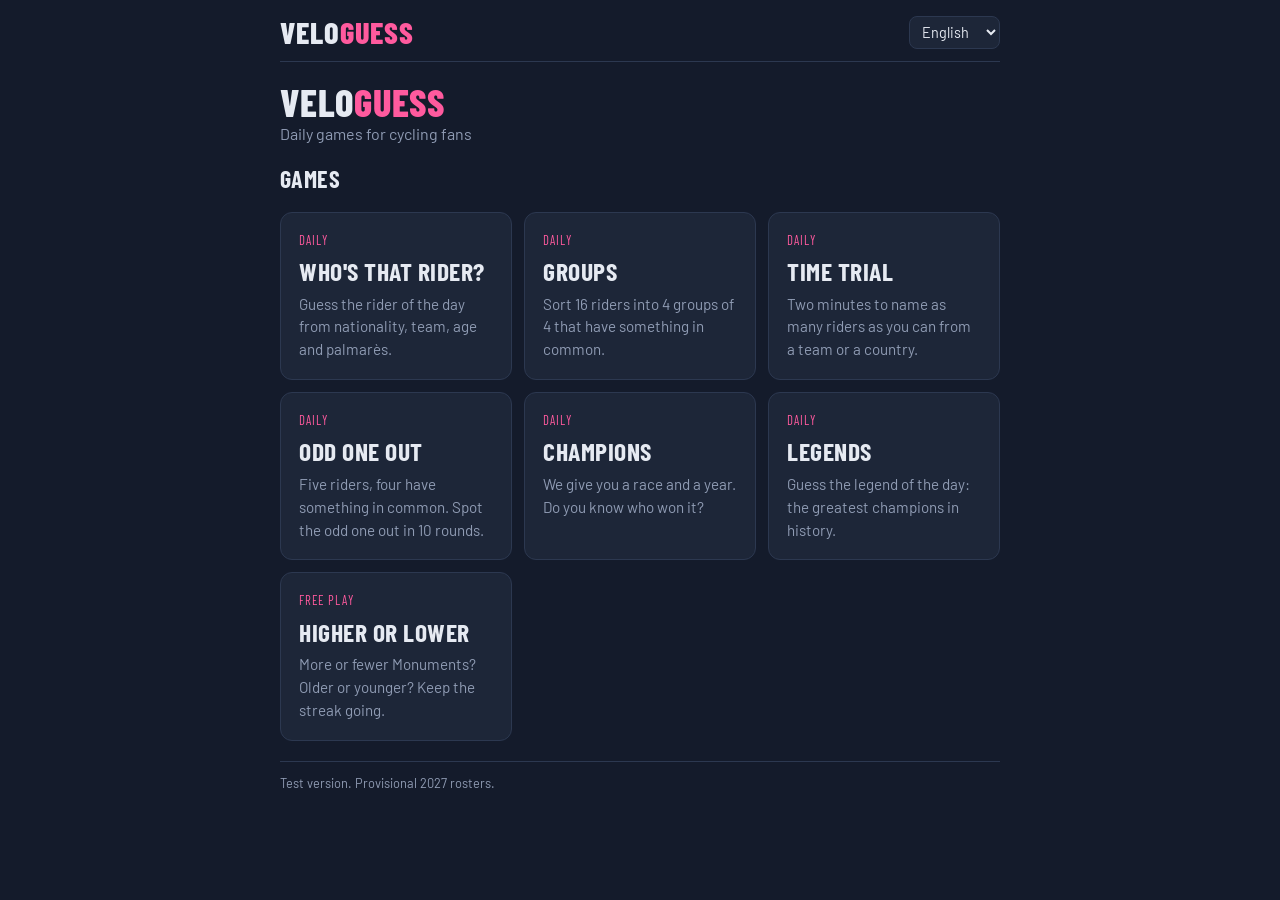
<file: index.html>
<!doctype html>
<html lang="ca">
<head>
<meta charset="utf-8">
<meta name="viewport" content="width=device-width, initial-scale=1, viewport-fit=cover">
<title>Veloguess</title>
<meta name="description" content="Jocs diaris per a aficionats al ciclisme.">
<link rel="preconnect" href="https://fonts.googleapis.com">
<link rel="preconnect" href="https://fonts.gstatic.com" crossorigin>
<link rel="stylesheet" href="https://fonts.googleapis.com/css2?family=Barlow+Condensed:wght@500;700;800&family=Barlow:wght@400;500;600&display=swap">
<link rel="stylesheet" href="assets/css/style.css">
</head>
<body>
<div class="wrap">
  <header class="topbar">
    <a class="logo" href="./">Velo<span>guess</span></a>
    <div class="topbar-actions">
      <select class="lang" aria-label="Idioma"></select>
    </div>
  </header>

  <div>
    <h1>Velo<span style="color:var(--accent)">guess</span></h1>
    <p class="lead" data-i18n="tagline"></p>
  </div>

  <h2 data-i18n="gamesTitle"></h2>
  <div class="games">
    <a class="game-card" href="qui-es/">
      <span class="tag" data-i18n="modeDaily"></span>
      <h3 data-i18n="whoName"></h3>
      <p data-i18n="whoDesc"></p>
    </a>
    <a class="game-card" href="grups/">
      <span class="tag" data-i18n="modeDaily"></span>
      <h3 data-i18n="grName"></h3>
      <p data-i18n="grDesc"></p>
    </a>
    <a class="game-card" href="contrarellotge/">
      <span class="tag" data-i18n="modeDaily"></span>
      <h3 data-i18n="ctName"></h3>
      <p data-i18n="ctDesc"></p>
    </a>
    <a class="game-card" href="intrus/">
      <span class="tag" data-i18n="modeDaily"></span>
      <h3 data-i18n="inName"></h3>
      <p data-i18n="inDesc"></p>
    </a>
    <a class="game-card" href="campions/">
      <span class="tag" data-i18n="modeDaily"></span>
      <h3 data-i18n="cpName"></h3>
      <p data-i18n="cpDesc"></p>
    </a>
    <a class="game-card" href="llegendes/">
      <span class="tag" data-i18n="modeDaily"></span>
      <h3 data-i18n="lgName"></h3>
      <p data-i18n="lgDesc"></p>
    </a>
    <a class="game-card" href="mes-o-menys/">
      <span class="tag" data-i18n="modeFree"></span>
      <h3 data-i18n="mmName"></h3>
      <p data-i18n="mmDesc"></p>
    </a>
  </div>

  <footer data-i18n="sampleNote"></footer>
</div>
<script type="module">
  import { applyI18n } from "./assets/js/i18n.js";
  applyI18n();
</script>
</body>
</html>
</file>
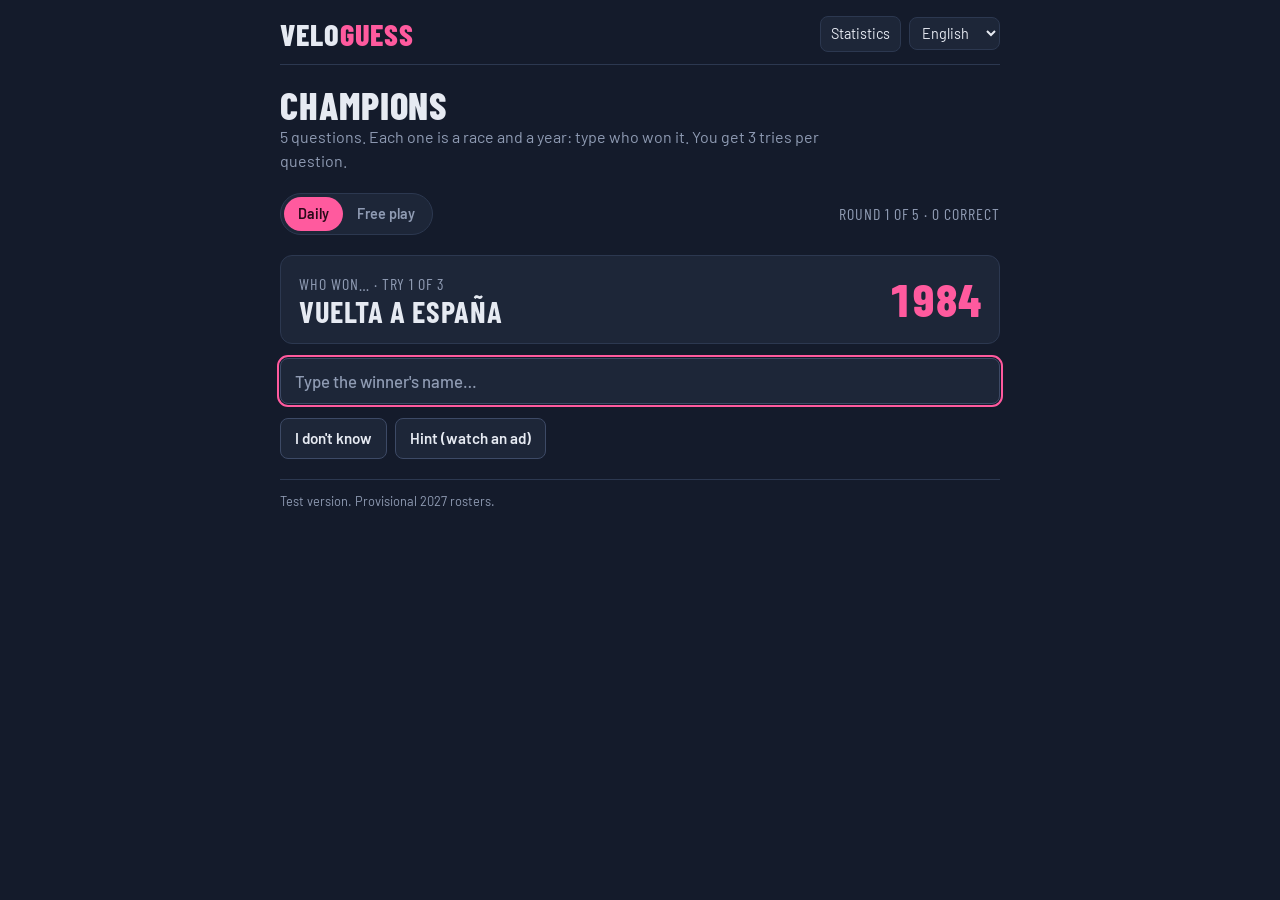
<file: campions/index.html>
<!doctype html>
<html lang="ca">
<head>
<meta charset="utf-8">
<meta name="viewport" content="width=device-width, initial-scale=1, viewport-fit=cover">
<title>Campions · Veloguess</title>
<link rel="preconnect" href="https://fonts.googleapis.com">
<link rel="preconnect" href="https://fonts.gstatic.com" crossorigin>
<link rel="stylesheet" href="https://fonts.googleapis.com/css2?family=Barlow+Condensed:wght@500;700;800&family=Barlow:wght@400;500;600&display=swap">
<link rel="stylesheet" href="../assets/css/style.css">
</head>
<body>
<div class="wrap">
  <header class="topbar">
    <a class="logo" href="../">Velo<span>guess</span></a>
    <div class="topbar-actions">
      <button class="icon-btn" id="open-stats" data-i18n="stats">Estadístiques</button>
      <select class="lang" aria-label="Idioma"></select>
    </div>
  </header>

  <div>
    <h1 data-i18n="cpName">Campions</h1>
    <p class="lead" data-i18n="cp.intro"></p>
  </div>

  <div class="mode-bar">
    <div class="segmented" role="group">
      <button id="m-daily" aria-pressed="true" data-i18n="modeDaily">Diari</button>
      <button id="m-free" aria-pressed="false" data-i18n="modeFree">Lliure</button>
    </div>
    <span class="counter"><span id="round"></span> · <span id="score"></span></span>
  </div>

  <section id="play" class="in-play">
    <div class="challenge cp-card">
      <div>
        <span class="counter"><span data-i18n="cp.question">Qui va guanyar…</span> · <span id="attempts"></span></span>
        <h2 id="race"></h2>
      </div>
      <div class="timer" id="year"></div>
    </div>
    <div class="search">
      <input id="q" type="text" autocomplete="off" spellcheck="false" role="combobox" aria-expanded="false" aria-controls="suggest" data-i18n-placeholder="cp.placeholder" aria-label="Guanyador">
      <ul id="suggest" class="suggest" role="listbox" hidden></ul>
    </div>
    <ul class="found-list missed cp-tries" id="tries-list" hidden></ul>
    <div class="hint-box" id="hint-box" hidden></div>
    <p class="in-feedback" id="feedback" aria-live="polite" hidden></p>
    <div class="actions">
      <button class="btn primary" id="next" hidden></button>
      <button class="btn" id="skip" data-i18n="cp.skip">No ho sé</button>
      <button class="btn" id="hint"></button>
    </div>
  </section>

  <section class="result" id="result" hidden></section>

  <footer data-i18n="sampleNote"></footer>
</div>

<dialog id="stats">
  <h2 data-i18n="stats"></h2>
  <div class="stats-row">
    <div><b id="st-played">0</b><span data-i18n="played"></span></div>
    <div><b id="st-best">0</b><span data-i18n="ct.best"></span></div>
    <div><b id="st-avg">0</b><span data-i18n="ct.avg"></span></div>
    <div><b id="st-streak">0</b><span data-i18n="streak"></span></div>
  </div>
  <div class="actions" style="justify-content:flex-end">
    <button class="btn" id="close-stats" data-i18n="close"></button>
  </div>
</dialog>

<dialog id="ad">
  <div class="ad-sim">
    <span class="counter" data-i18n="adSim"></span>
    <h2 data-i18n="adTitle"></h2>
    <p data-i18n="adText" style="margin:0;color:var(--muted)"></p>
    <div class="count" id="ad-count">3</div>
  </div>
</dialog>

<script type="module" src="../assets/js/campions.js"></script>
</body>
</html>
</file>
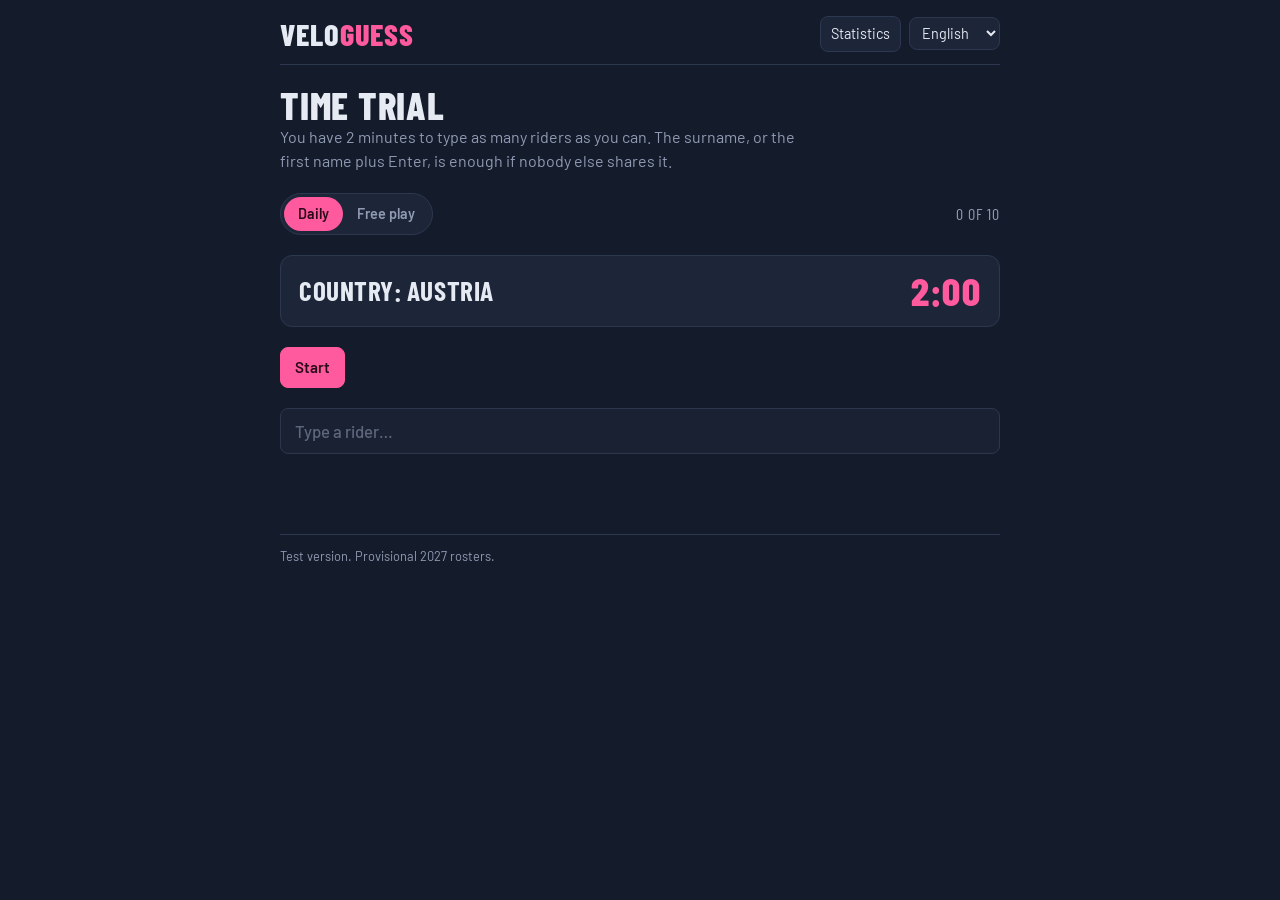
<file: contrarellotge/index.html>
<!doctype html>
<html lang="ca">
<head>
<meta charset="utf-8">
<meta name="viewport" content="width=device-width, initial-scale=1, viewport-fit=cover">
<title>Contrarellotge · Veloguess</title>
<link rel="preconnect" href="https://fonts.googleapis.com">
<link rel="preconnect" href="https://fonts.gstatic.com" crossorigin>
<link rel="stylesheet" href="https://fonts.googleapis.com/css2?family=Barlow+Condensed:wght@500;700;800&family=Barlow:wght@400;500;600&display=swap">
<link rel="stylesheet" href="../assets/css/style.css">
</head>
<body>
<div class="wrap">
  <header class="topbar">
    <a class="logo" href="../">Velo<span>guess</span></a>
    <div class="topbar-actions">
      <button class="icon-btn" id="open-stats" data-i18n="stats">Estadístiques</button>
      <select class="lang" aria-label="Idioma"></select>
    </div>
  </header>

  <div>
    <h1 data-i18n="ctName">Contrarellotge</h1>
    <p class="lead" data-i18n="ct.intro"></p>
  </div>

  <div class="mode-bar">
    <div class="segmented" role="group">
      <button id="m-daily" aria-pressed="true" data-i18n="modeDaily">Diari</button>
      <button id="m-free" aria-pressed="false" data-i18n="modeFree">Lliure</button>
    </div>
    <span class="counter" id="count"></span>
  </div>

  <section class="challenge" aria-live="polite">
    <h2 id="challenge"></h2>
    <div class="timer" id="timer">2:00</div>
  </section>

  <div class="actions">
    <button class="btn primary" id="start" data-i18n="ct.start">Comença</button>
    <button class="btn" id="stop" data-i18n="ct.finish" hidden>Acaba ara</button>
  </div>

  <div class="search">
    <input id="q" type="text" autocomplete="off" spellcheck="false" disabled data-i18n-placeholder="ct.placeholder" aria-label="Corredor">
  </div>
  <p class="flash" id="flash" aria-live="polite"></p>

  <ul class="found-list" id="found" aria-live="polite"></ul>

  <section class="result" id="result" hidden></section>

  <footer data-i18n="sampleNote"></footer>
</div>

<dialog id="stats">
  <h2 data-i18n="stats"></h2>
  <div class="stats-row">
    <div><b id="st-played">0</b><span data-i18n="played"></span></div>
    <div><b id="st-best">0</b><span data-i18n="ct.best"></span></div>
    <div><b id="st-avg">0</b><span data-i18n="ct.avg"></span></div>
    <div><b id="st-streak">0</b><span data-i18n="streak"></span></div>
  </div>
  <div class="actions" style="justify-content:flex-end">
    <button class="btn" id="close-stats" data-i18n="close"></button>
  </div>
</dialog>

<script type="module" src="../assets/js/contrarellotge.js"></script>
</body>
</html>
</file>
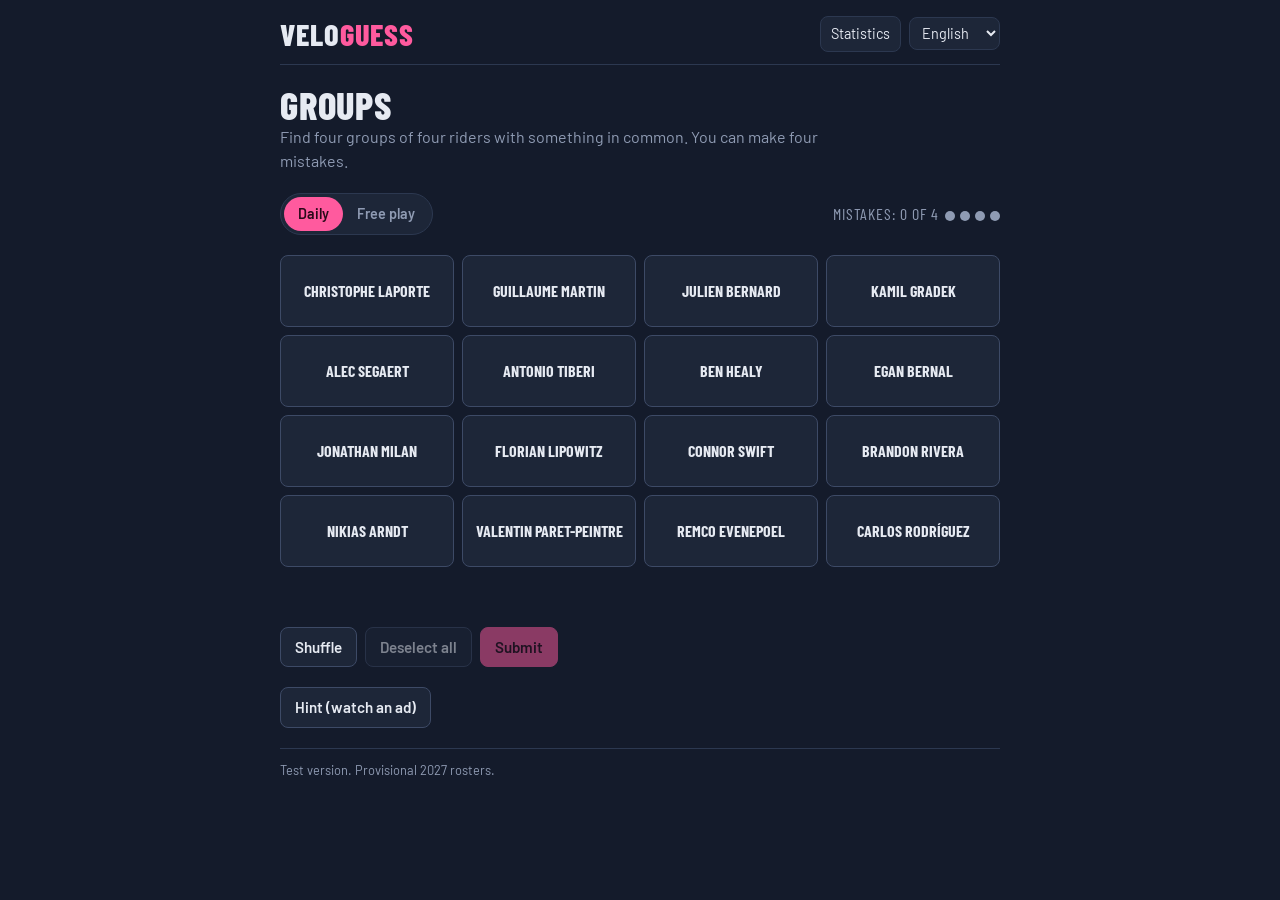
<file: grups/index.html>
<!doctype html>
<html lang="ca">
<head>
<meta charset="utf-8">
<meta name="viewport" content="width=device-width, initial-scale=1, viewport-fit=cover">
<title>Grups · Veloguess</title>
<link rel="preconnect" href="https://fonts.googleapis.com">
<link rel="preconnect" href="https://fonts.gstatic.com" crossorigin>
<link rel="stylesheet" href="https://fonts.googleapis.com/css2?family=Barlow+Condensed:wght@500;700;800&family=Barlow:wght@400;500;600&display=swap">
<link rel="stylesheet" href="../assets/css/style.css">
</head>
<body>
<div class="wrap">
  <header class="topbar">
    <a class="logo" href="../">Velo<span>guess</span></a>
    <div class="topbar-actions">
      <button class="icon-btn" id="open-stats" data-i18n="stats">Estadístiques</button>
      <select class="lang" aria-label="Idioma"></select>
    </div>
  </header>

  <div>
    <h1 data-i18n="grName">Grups</h1>
    <p class="lead" data-i18n="gr.intro"></p>
  </div>

  <div class="mode-bar">
    <div class="segmented" role="group">
      <button id="m-daily" aria-pressed="true" data-i18n="modeDaily">Diari</button>
      <button id="m-free" aria-pressed="false" data-i18n="modeFree">Lliure</button>
    </div>
    <span class="counter"><span id="mistakes"></span><span class="dots" id="dots" aria-hidden="true"></span></span>
  </div>

  <div class="gr-grid" id="grid"></div>
  <p class="flash" id="flash" aria-live="polite"></p>

  <div class="actions">
    <button class="btn" id="shuffle" data-i18n="gr.shuffle">Barreja</button>
    <button class="btn" id="clear" data-i18n="gr.clear">Desselecciona</button>
    <button class="btn primary" id="submit" data-i18n="gr.submit">Comprova</button>
  </div>
  <div class="actions">
    <button class="btn" id="hint" data-i18n="hintBtn">Pista (veure anunci)</button>
  </div>
  <div class="hint-box" id="hint-box" hidden></div>

  <section class="result" id="result" hidden></section>

  <footer data-i18n="sampleNote"></footer>
</div>

<dialog id="stats">
  <h2 data-i18n="stats"></h2>
  <div class="stats-row">
    <div><b id="st-played">0</b><span data-i18n="played"></span></div>
    <div><b id="st-pct">0</b><span data-i18n="gr.winPct"></span></div>
    <div><b id="st-streak">0</b><span data-i18n="streak"></span></div>
    <div><b id="st-max">0</b><span data-i18n="maxStreak"></span></div>
  </div>
  <div class="actions" style="justify-content:flex-end">
    <button class="btn" id="close-stats" data-i18n="close"></button>
  </div>
</dialog>

<dialog id="ad">
  <div class="ad-sim">
    <span class="counter" data-i18n="adSim"></span>
    <h2 data-i18n="adTitle"></h2>
    <p data-i18n="adText" style="margin:0;color:var(--muted)"></p>
    <div class="count" id="ad-count">3</div>
  </div>
</dialog>

<script type="module" src="../assets/js/grups.js"></script>
</body>
</html>
</file>
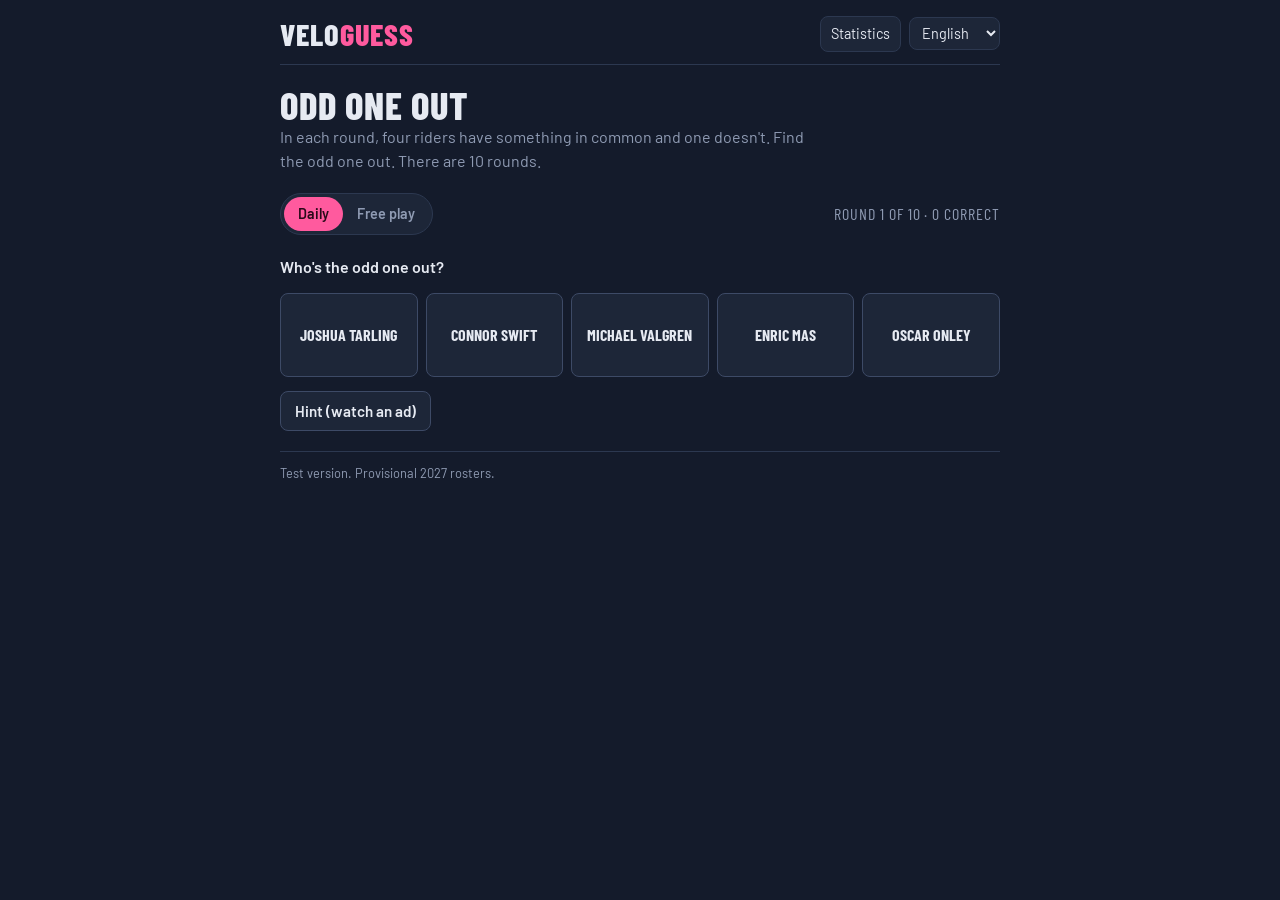
<file: intrus/index.html>
<!doctype html>
<html lang="ca">
<head>
<meta charset="utf-8">
<meta name="viewport" content="width=device-width, initial-scale=1, viewport-fit=cover">
<title>Intrús · Veloguess</title>
<link rel="preconnect" href="https://fonts.googleapis.com">
<link rel="preconnect" href="https://fonts.gstatic.com" crossorigin>
<link rel="stylesheet" href="https://fonts.googleapis.com/css2?family=Barlow+Condensed:wght@500;700;800&family=Barlow:wght@400;500;600&display=swap">
<link rel="stylesheet" href="../assets/css/style.css">
</head>
<body>
<div class="wrap">
  <header class="topbar">
    <a class="logo" href="../">Velo<span>guess</span></a>
    <div class="topbar-actions">
      <button class="icon-btn" id="open-stats" data-i18n="stats">Estadístiques</button>
      <select class="lang" aria-label="Idioma"></select>
    </div>
  </header>

  <div>
    <h1 data-i18n="inName">Intrús</h1>
    <p class="lead" data-i18n="in.intro"></p>
  </div>

  <div class="mode-bar">
    <div class="segmented" role="group">
      <button id="m-daily" aria-pressed="true" data-i18n="modeDaily">Diari</button>
      <button id="m-free" aria-pressed="false" data-i18n="modeFree">Lliure</button>
    </div>
    <span class="counter"><span id="round"></span> · <span id="score"></span></span>
  </div>

  <section id="play" class="in-play">
    <p class="q" data-i18n="in.pick" style="margin:0;font-weight:600"></p>
    <div class="in-tiles" id="tiles"></div>
    <p class="in-feedback" id="feedback" aria-live="polite" hidden></p>
    <div class="actions">
      <button class="btn primary" id="next" hidden></button>
      <button class="btn" id="hint" data-i18n="hintBtn">Pista (veure anunci)</button>
    </div>
  </section>

  <section class="result" id="result" hidden></section>

  <footer data-i18n="sampleNote"></footer>
</div>

<dialog id="stats">
  <h2 data-i18n="stats"></h2>
  <div class="stats-row">
    <div><b id="st-played">0</b><span data-i18n="played"></span></div>
    <div><b id="st-best">0</b><span data-i18n="ct.best"></span></div>
    <div><b id="st-avg">0</b><span data-i18n="ct.avg"></span></div>
    <div><b id="st-streak">0</b><span data-i18n="streak"></span></div>
  </div>
  <div class="actions" style="justify-content:flex-end">
    <button class="btn" id="close-stats" data-i18n="close"></button>
  </div>
</dialog>

<dialog id="ad">
  <div class="ad-sim">
    <span class="counter" data-i18n="adSim"></span>
    <h2 data-i18n="adTitle"></h2>
    <p data-i18n="adText" style="margin:0;color:var(--muted)"></p>
    <div class="count" id="ad-count">3</div>
  </div>
</dialog>

<script type="module" src="../assets/js/intrus.js"></script>
</body>
</html>
</file>
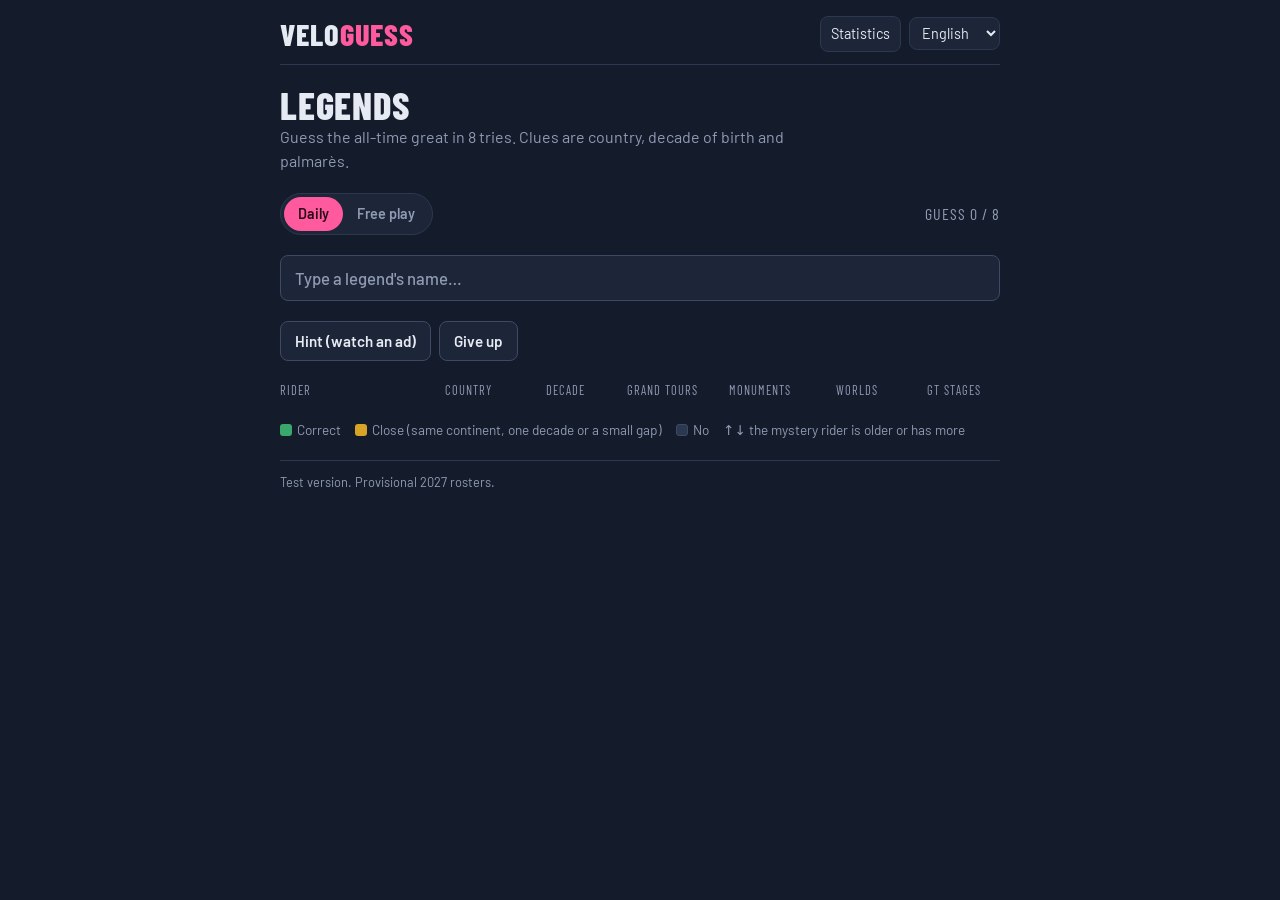
<file: llegendes/index.html>
<!doctype html>
<html lang="ca">
<head>
<meta charset="utf-8">
<meta name="viewport" content="width=device-width, initial-scale=1, viewport-fit=cover">
<title>Llegendes · Veloguess</title>
<link rel="preconnect" href="https://fonts.googleapis.com">
<link rel="preconnect" href="https://fonts.gstatic.com" crossorigin>
<link rel="stylesheet" href="https://fonts.googleapis.com/css2?family=Barlow+Condensed:wght@500;700;800&family=Barlow:wght@400;500;600&display=swap">
<link rel="stylesheet" href="../assets/css/style.css">
</head>
<body>
<div class="wrap">
  <header class="topbar">
    <a class="logo" href="../">Velo<span>guess</span></a>
    <div class="topbar-actions">
      <button class="icon-btn" id="open-stats" data-i18n="stats">Estadístiques</button>
      <select class="lang" aria-label="Idioma"></select>
    </div>
  </header>

  <div>
    <h1 data-i18n="lgName">Llegendes</h1>
    <p class="lead" data-i18n="lg.intro"></p>
  </div>

  <div class="mode-bar">
    <div class="segmented" role="group">
      <button id="m-daily" aria-pressed="true" data-i18n="modeDaily">Diari</button>
      <button id="m-free" aria-pressed="false" data-i18n="modeFree">Lliure</button>
    </div>
    <span class="counter" id="tries"></span>
  </div>

  <div class="search">
    <input id="q" type="text" autocomplete="off" spellcheck="false" role="combobox" aria-expanded="false" aria-controls="suggest" aria-label="Corredor" data-i18n-placeholder="lg.placeholder">
    <ul id="suggest" class="suggest" role="listbox" hidden></ul>
  </div>

  <div class="actions">
    <button class="btn" id="hint"></button>
    <button class="btn" id="giveup" data-i18n="giveUp"></button>
  </div>
  <div class="hint-box" id="hint-box" hidden></div>

  <div class="board">
    <div class="grid" id="grid">
      <div class="head" data-i18n="colRider"></div>
      <div class="head" data-i18n="colNat"></div>
      <div class="head" data-i18n="lg.colDecade"></div>
      <div class="head" data-i18n="colGT"></div>
      <div class="head" data-i18n="colMon"></div>
      <div class="head" data-i18n="lg.colWorlds"></div>
      <div class="head" data-i18n="lg.colStages"></div>
    </div>
  </div>

  <div class="legend">
    <span><i style="background:var(--ok)"></i><span data-i18n="legendOk"></span></span>
    <span><i style="background:var(--near)"></i><span data-i18n="lg.legendNear"></span></span>
    <span><i style="background:var(--miss);border:1px solid var(--line-strong)"></i><span data-i18n="legendMiss"></span></span>
    <span data-i18n="legendArrow"></span>
  </div>

  <section class="result" id="result" hidden></section>

  <footer id="note"></footer>
</div>

<dialog id="stats">
  <h2 data-i18n="stats"></h2>
  <div class="stats-row">
    <div><b id="st-played">0</b><span data-i18n="played"></span></div>
    <div><b id="st-pct">0</b><span data-i18n="winPct"></span></div>
    <div><b id="st-streak">0</b><span data-i18n="streak"></span></div>
    <div><b id="st-max">0</b><span data-i18n="maxStreak"></span></div>
  </div>
  <h3 data-i18n="distribution" style="font-size:1rem;margin-bottom:8px"></h3>
  <div class="dist" id="st-dist"></div>
  <div class="actions" style="margin-top:16px;justify-content:flex-end">
    <button class="btn" id="close-stats" data-i18n="close"></button>
  </div>
</dialog>

<dialog id="confirm-giveup">
  <p data-i18n="giveUpConfirm" style="margin:0 0 16px"></p>
  <div class="actions" style="justify-content:flex-end">
    <button class="btn" id="giveup-no" data-i18n="cancel"></button>
    <button class="btn primary" id="giveup-yes" data-i18n="giveUpYes"></button>
  </div>
</dialog>

<dialog id="ad">
  <div class="ad-sim">
    <span class="counter" data-i18n="adSim"></span>
    <h2 data-i18n="adTitle"></h2>
    <p data-i18n="adText" style="margin:0;color:var(--muted)"></p>
    <div class="count" id="ad-count">3</div>
  </div>
</dialog>

<script type="module" src="../assets/js/llegendes.js"></script>
</body>
</html>
</file>
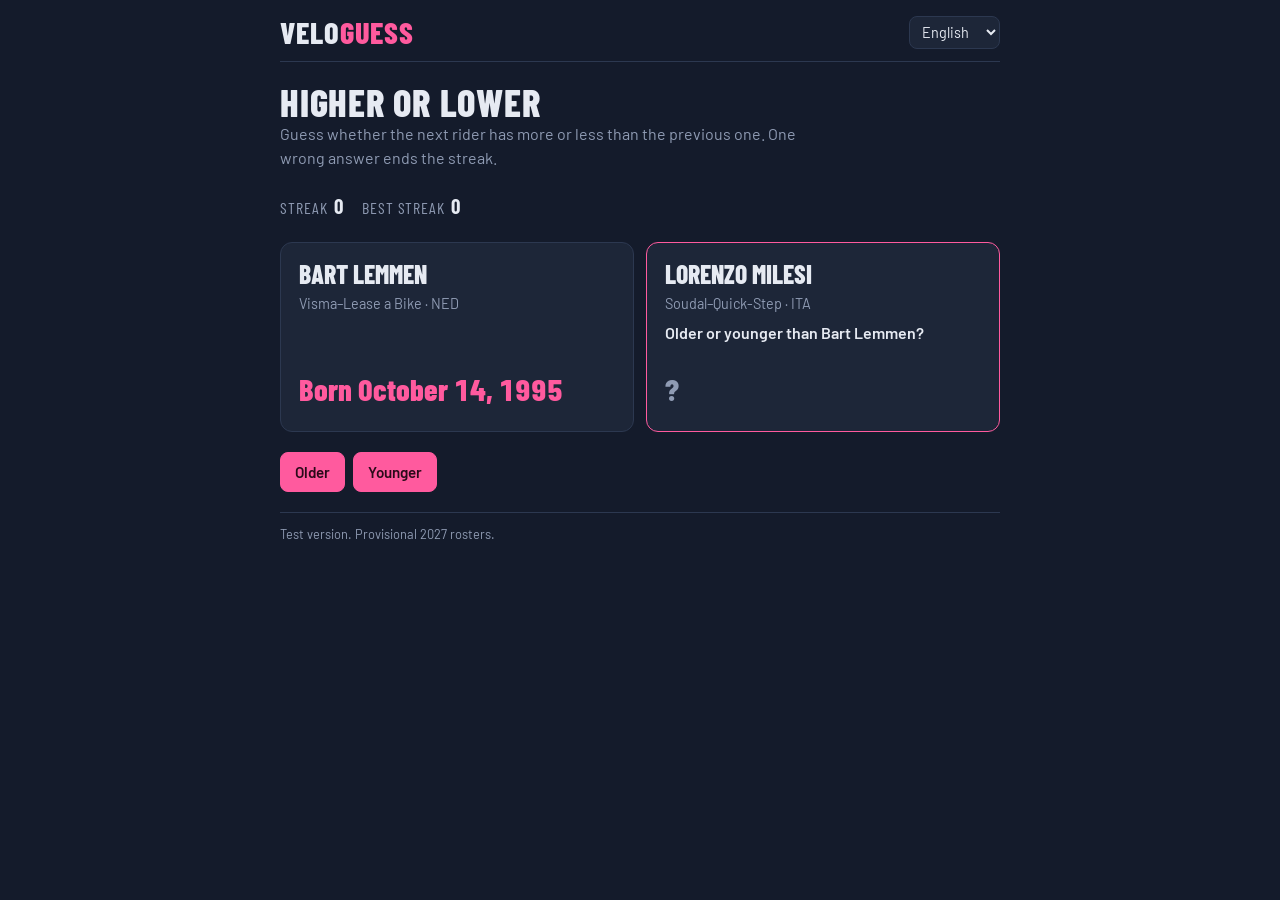
<file: mes-o-menys/index.html>
<!doctype html>
<html lang="ca">
<head>
<meta charset="utf-8">
<meta name="viewport" content="width=device-width, initial-scale=1, viewport-fit=cover">
<title>Més o menys · Veloguess</title>
<link rel="preconnect" href="https://fonts.googleapis.com">
<link rel="preconnect" href="https://fonts.gstatic.com" crossorigin>
<link rel="stylesheet" href="https://fonts.googleapis.com/css2?family=Barlow+Condensed:wght@500;700;800&family=Barlow:wght@400;500;600&display=swap">
<link rel="stylesheet" href="../assets/css/style.css">
</head>
<body>
<div class="wrap">
  <header class="topbar">
    <a class="logo" href="../">Velo<span>guess</span></a>
    <div class="topbar-actions">
      <select class="lang" aria-label="Idioma"></select>
    </div>
  </header>

  <div>
    <h1 data-i18n="mmName">Més o menys</h1>
    <p class="lead" data-i18n="mm.intro"></p>
  </div>

  <div class="mm-score">
    <span><span data-i18n="streak">Ratxa</span><b id="score">0</b></span>
    <span><span data-i18n="mm.best">Millor ratxa</span><b id="best">0</b></span>
  </div>

  <div class="mm-cards">
    <article class="mm-card" id="card-a">
      <div class="who" id="a-name"></div>
      <div class="meta" id="a-meta"></div>
      <div class="value" id="a-value"></div>
    </article>
    <article class="mm-card next" id="card-b">
      <div class="who" id="b-name"></div>
      <div class="meta" id="b-meta"></div>
      <p class="q" id="question"></p>
      <div class="value hidden" id="b-value">?</div>
    </article>
  </div>

  <div class="actions" id="choices">
    <button class="btn primary" id="up"></button>
    <button class="btn primary" id="down"></button>
  </div>

  <section class="result" id="result" hidden></section>

  <footer data-i18n="sampleNote"></footer>
</div>

<script type="module" src="../assets/js/mes-o-menys.js"></script>
</body>
</html>
</file>
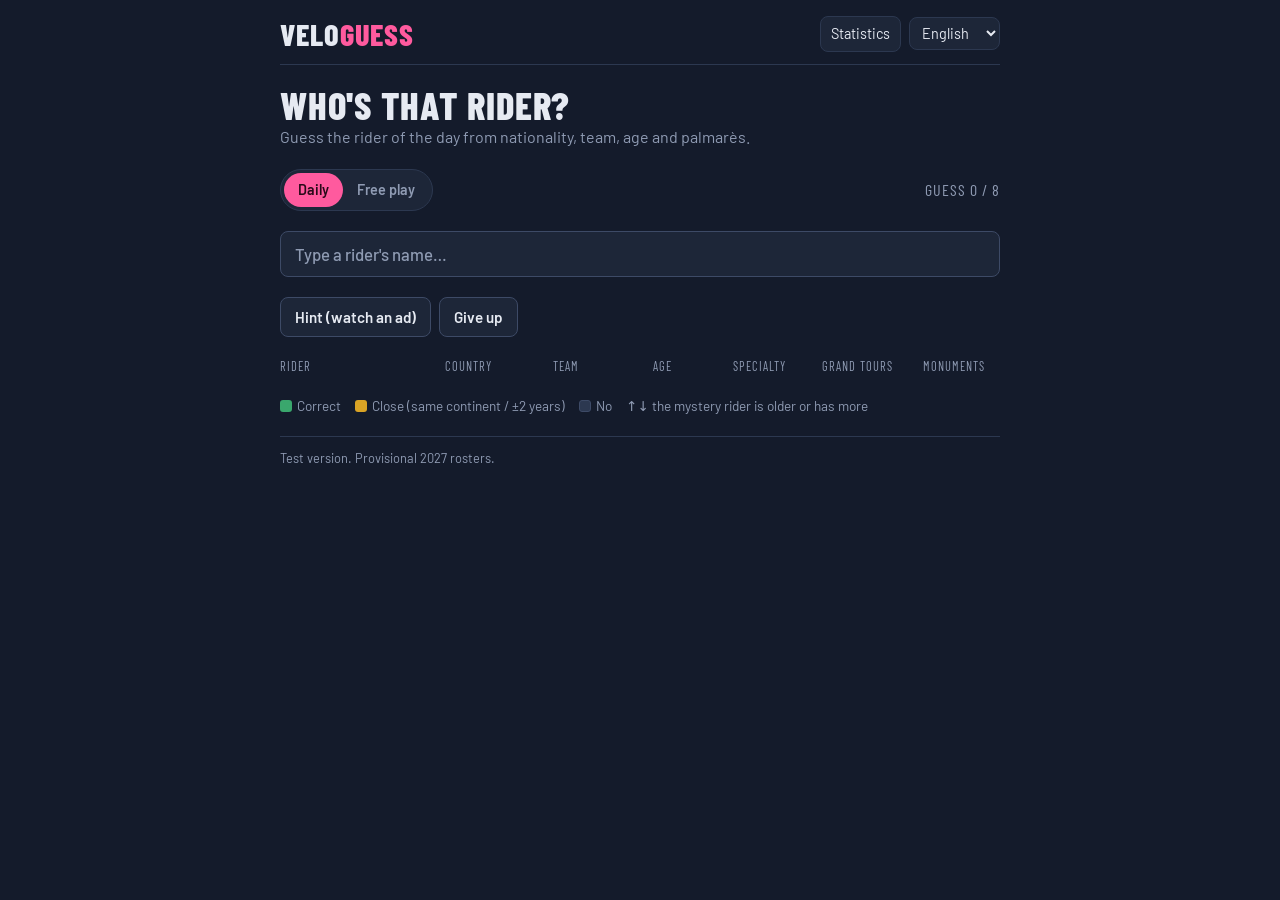
<file: qui-es/index.html>
<!doctype html>
<html lang="ca">
<head>
<meta charset="utf-8">
<meta name="viewport" content="width=device-width, initial-scale=1, viewport-fit=cover">
<title>Qui és? · Veloguess</title>
<link rel="preconnect" href="https://fonts.googleapis.com">
<link rel="preconnect" href="https://fonts.gstatic.com" crossorigin>
<link rel="stylesheet" href="https://fonts.googleapis.com/css2?family=Barlow+Condensed:wght@500;700;800&family=Barlow:wght@400;500;600&display=swap">
<link rel="stylesheet" href="../assets/css/style.css">
</head>
<body>
<div class="wrap">
  <header class="topbar">
    <a class="logo" href="../">Velo<span>guess</span></a>
    <div class="topbar-actions">
      <button class="icon-btn" id="open-stats" data-i18n="stats">Estadístiques</button>
      <select class="lang" aria-label="Idioma"></select>
    </div>
  </header>

  <div>
    <h1 data-i18n="whoName">Qui és?</h1>
    <p class="lead" data-i18n="whoDesc"></p>
  </div>

  <div class="mode-bar">
    <div class="segmented" role="group">
      <button id="m-daily" aria-pressed="true" data-i18n="modeDaily">Diari</button>
      <button id="m-free" aria-pressed="false" data-i18n="modeFree">Lliure</button>
    </div>
    <span class="counter" id="tries"></span>
  </div>

  <div class="search">
    <input id="q" type="text" autocomplete="off" spellcheck="false" role="combobox" aria-expanded="false" aria-controls="suggest" aria-label="Corredor">
    <ul id="suggest" class="suggest" role="listbox" hidden></ul>
  </div>

  <div class="actions">
    <button class="btn" id="hint"></button>
    <button class="btn" id="giveup" data-i18n="giveUp"></button>
  </div>
  <div class="hint-box" id="hint-box" hidden></div>

  <div class="board">
    <div class="grid" id="grid">
      <div class="head" data-i18n="colRider"></div>
      <div class="head" data-i18n="colNat"></div>
      <div class="head" data-i18n="colTeam"></div>
      <div class="head" data-i18n="colAge"></div>
      <div class="head" data-i18n="colSpec"></div>
      <div class="head" data-i18n="colGT"></div>
      <div class="head" data-i18n="colMon"></div>
    </div>
  </div>

  <div class="legend">
    <span><i style="background:var(--ok)"></i><span data-i18n="legendOk"></span></span>
    <span><i style="background:var(--near)"></i><span data-i18n="legendNear"></span></span>
    <span><i style="background:var(--miss);border:1px solid var(--line-strong)"></i><span data-i18n="legendMiss"></span></span>
    <span data-i18n="legendArrow"></span>
  </div>

  <section class="result" id="result" hidden></section>

  <footer id="note"></footer>
</div>

<dialog id="stats">
  <h2 data-i18n="stats"></h2>
  <div class="stats-row">
    <div><b id="st-played">0</b><span data-i18n="played"></span></div>
    <div><b id="st-pct">0</b><span data-i18n="winPct"></span></div>
    <div><b id="st-streak">0</b><span data-i18n="streak"></span></div>
    <div><b id="st-max">0</b><span data-i18n="maxStreak"></span></div>
  </div>
  <h3 data-i18n="distribution" style="font-size:1rem;margin-bottom:8px"></h3>
  <div class="dist" id="st-dist"></div>
  <div class="actions" style="margin-top:16px;justify-content:flex-end">
    <button class="btn" id="close-stats" data-i18n="close"></button>
  </div>
</dialog>

<dialog id="confirm-giveup">
  <p data-i18n="giveUpConfirm" style="margin:0 0 16px"></p>
  <div class="actions" style="justify-content:flex-end">
    <button class="btn" id="giveup-no" data-i18n="cancel"></button>
    <button class="btn primary" id="giveup-yes" data-i18n="giveUpYes"></button>
  </div>
</dialog>

<dialog id="ad">
  <div class="ad-sim">
    <span class="counter" data-i18n="adSim"></span>
    <h2 data-i18n="adTitle"></h2>
    <p data-i18n="adText" style="margin:0;color:var(--muted)"></p>
    <div class="count" id="ad-count">3</div>
  </div>
</dialog>

<script type="module" src="../assets/js/qui-es.js"></script>
</body>
</html>
</file>
<file: assets/css/style.css>
/* Veloguess — paleta "blau nit" amb accent rosa */
:root {
  --bg: #141b2b;
  --surface: #1d2638;
  --surface-2: #24304a;
  --line: #2c3850;
  --line-strong: #3d4a66;
  --fg: #e6eaf2;
  --muted: #8f9bb3;
  --accent: #ff5a9e;
  --accent-ink: #2a0a19;
  --ok: #3aa76d;
  --near: #d9a325;
  --miss: #2c3850;
  --miss-fg: #cfd6e4;

  --display: "Barlow Condensed", "Arial Narrow", Arial, sans-serif;
  --body: "Barlow", system-ui, -apple-system, "Segoe UI", sans-serif;
  --radius: 8px;
  color-scheme: dark;
}

* { box-sizing: border-box; }
[hidden] { display: none !important; }
html, body { margin: 0; }
body {
  background: var(--bg);
  color: var(--fg);
  font-family: var(--body);
  font-size: 16px;
  line-height: 1.5;
  padding-left: max(16px, env(safe-area-inset-left, 0px));
  padding-right: max(16px, env(safe-area-inset-right, 0px));
  padding-block: 16px 48px;
  min-height: 100vh;
}
a { color: var(--accent); }
button { font: inherit; }
:focus-visible { outline: 3px solid var(--accent); outline-offset: 2px; }

.wrap { max-width: 720px; margin: 0 auto; display: flex; flex-direction: column; gap: 20px; }

/* Capçalera */
.topbar { display: flex; align-items: center; justify-content: space-between; gap: 12px; flex-wrap: wrap;
  border-bottom: 1px solid var(--line); padding-bottom: 12px; }
.logo { font-family: var(--display); font-weight: 800; font-size: 1.9rem; letter-spacing: .03em;
  text-transform: uppercase; color: var(--fg); text-decoration: none; line-height: 1; }
.logo span { color: var(--accent); }
.topbar-actions { display: flex; gap: 8px; align-items: center; }
.icon-btn { background: var(--surface); border: 1px solid var(--line); color: var(--fg); border-radius: var(--radius);
  padding: 6px 10px; cursor: pointer; font-size: .9rem; }
.icon-btn:hover { border-color: var(--line-strong); }
select.lang { background: var(--surface); color: var(--fg); border: 1px solid var(--line); border-radius: var(--radius);
  padding: 6px 8px; font: inherit; font-size: .9rem; }

h1, h2, h3 { font-family: var(--display); text-transform: uppercase; letter-spacing: .02em; line-height: 1.05; margin: 0;
  text-wrap: balance; }
h1 { font-size: 2.4rem; font-weight: 800; }
h2 { font-size: 1.5rem; font-weight: 700; }
.lead { color: var(--muted); margin: 0; max-width: 60ch; }

/* Portada */
.games { display: grid; grid-template-columns: repeat(auto-fit, minmax(220px, 1fr)); gap: 12px; }
.game-card { background: var(--surface); border: 1px solid var(--line); border-radius: 12px; padding: 18px;
  display: flex; flex-direction: column; gap: 8px; text-decoration: none; color: var(--fg); }
a.game-card:hover { border-color: var(--accent); }
.game-card .tag { font-family: var(--display); text-transform: uppercase; letter-spacing: .08em; font-size: .8rem; color: var(--accent); }
.game-card.soon { opacity: .55; }
.game-card.soon .tag { color: var(--muted); }
.game-card p { margin: 0; color: var(--muted); font-size: .95rem; }

/* Joc */
.mode-bar { display: flex; justify-content: space-between; align-items: center; gap: 12px; flex-wrap: wrap; }
.segmented { display: inline-flex; background: var(--surface); border: 1px solid var(--line); border-radius: 999px; padding: 3px; }
.segmented button { border: 0; background: transparent; color: var(--muted); padding: 6px 14px; border-radius: 999px; cursor: pointer; font-weight: 600; font-size: .9rem; }
.segmented button[aria-pressed="true"] { background: var(--accent); color: var(--accent-ink); }
.counter { font-family: var(--display); text-transform: uppercase; letter-spacing: .06em; color: var(--muted); }

.search { position: relative; }
.search input { width: 100%; font: 500 1.05rem var(--body); padding: 12px 14px; border: 1px solid var(--line-strong);
  background: var(--surface); color: var(--fg); border-radius: var(--radius); }
.search input::placeholder { color: var(--muted); }
.search input:focus { outline: 2px solid var(--accent); outline-offset: 1px; }
.search input:disabled { opacity: .6; }
.suggest { position: absolute; left: 0; right: 0; top: calc(100% + 4px); background: var(--surface-2); border: 1px solid var(--line-strong);
  border-radius: var(--radius); margin: 0; padding: 4px; list-style: none; z-index: 10; max-height: 280px; overflow: auto; }
.suggest li { padding: 8px 10px; border-radius: 6px; cursor: pointer; display: flex; justify-content: space-between; gap: 8px; }
.suggest li small { color: var(--muted); }
.suggest li[aria-selected="true"], .suggest li:hover { background: var(--line); }

.actions { display: flex; gap: 8px; flex-wrap: wrap; }
.btn { text-decoration: none; display: inline-flex; align-items: center; border: 1px solid var(--line-strong); background: var(--surface); color: var(--fg); padding: 8px 14px; border-radius: var(--radius);
  cursor: pointer; font-weight: 600; font-size: .95rem; }
.btn:hover { border-color: var(--accent); }
.btn.primary { background: var(--accent); border-color: var(--accent); color: var(--accent-ink); }
.btn[disabled] { opacity: .5; cursor: default; }
.hint-box { background: var(--surface); border: 1px dashed var(--accent); border-radius: var(--radius); padding: 10px 14px; }

.board { overflow-x: auto; }
.grid { display: grid; grid-template-columns: minmax(120px, 1.5fr) repeat(6, minmax(64px, 1fr)); gap: 6px; min-width: 600px; }
.grid .head { font-family: var(--display); font-size: .78rem; text-transform: uppercase; letter-spacing: .08em; color: var(--muted); text-align: center; }
.grid .head:first-child { text-align: left; }
.name { font-family: var(--display); font-weight: 700; font-size: 1.05rem; display: flex; align-items: center; line-height: 1.1; text-transform: uppercase; }
.tile { border-radius: 6px; min-height: 58px; display: flex; flex-direction: column; align-items: center; justify-content: center; text-align: center;
  padding: 4px; font-family: var(--display); font-weight: 700; font-size: 1.05rem; line-height: 1.05; color: #fff;
  font-variant-numeric: tabular-nums; animation: flip .35s ease both; overflow-wrap: break-word; hyphens: auto; }
.tile small { font-weight: 500; font-size: .72rem; letter-spacing: .03em; opacity: .9; }
.tile.ok { background: var(--ok); }
.tile.near { background: var(--near); }
.tile.miss { background: var(--miss); color: var(--miss-fg); }
@keyframes flip { from { transform: rotateX(90deg); } to { transform: none; } }
@media (prefers-reduced-motion: reduce) { .tile { animation: none; } }

.legend { display: flex; gap: 14px; flex-wrap: wrap; font-size: .85rem; color: var(--muted); }
.legend i { display: inline-block; width: 12px; height: 12px; border-radius: 3px; margin-right: 5px; vertical-align: -1px; }

.result { background: var(--surface); border: 1px solid var(--accent); border-radius: 12px; padding: 18px; display: flex; flex-direction: column; gap: 10px; }
.result p { margin: 0; }
pre.share { margin: 0; font-size: 1rem; white-space: pre-wrap; font-family: inherit; }

/* Diàlegs (estadístiques, anunci simulat) */
dialog { background: var(--surface); color: var(--fg); border: 1px solid var(--line-strong); border-radius: 12px; padding: 20px; width: min(420px, calc(100vw - 32px)); }
dialog::backdrop { background: rgba(5, 8, 15, .7); }
.stats-row { display: grid; grid-template-columns: repeat(4, 1fr); gap: 8px; text-align: center; margin: 12px 0; }
.stats-row b { display: block; font-family: var(--display); font-size: 1.8rem; font-variant-numeric: tabular-nums; }
.stats-row span { font-size: .78rem; color: var(--muted); }
.dist { display: flex; flex-direction: column; gap: 4px; }
.dist div { display: flex; align-items: center; gap: 6px; font-size: .85rem; font-variant-numeric: tabular-nums; }
.dist .bar { background: var(--line-strong); color: var(--fg); padding: 1px 6px; border-radius: 3px; text-align: right; min-width: 22px; }
.dist .bar.cur { background: var(--accent); color: var(--accent-ink); }
.ad-sim { text-align: center; display: flex; flex-direction: column; gap: 10px; align-items: center; }
.ad-sim .count { font-family: var(--display); font-size: 3rem; color: var(--accent); }

footer { color: var(--muted); font-size: .8rem; border-top: 1px solid var(--line); padding-top: 12px; }

@media (max-width: 480px) {
  h1 { font-size: 2rem; }
  .logo { font-size: 1.6rem; }
}

/* ---------- Jocs nous ---------- */
:root { --g1: #d9a325; --g2: #3aa76d; --g3: #4f8fe8; --g4: #ff5a9e; }
.challenge { background: var(--surface); border: 1px solid var(--line); border-radius: 12px; padding: 16px 18px;
  display: flex; justify-content: space-between; align-items: center; gap: 12px; flex-wrap: wrap; }
.challenge h2 { font-size: 1.7rem; }
.timer { font-family: var(--display); font-weight: 800; font-size: 2.4rem; font-variant-numeric: tabular-nums; line-height: 1; color: var(--accent); }
.timer.low { color: var(--near); }
.flash { min-height: 1.4em; color: var(--muted); font-size: .9rem; margin: 0; }
.found-list { display: flex; flex-wrap: wrap; gap: 6px; list-style: none; margin: 0; padding: 0; }
.found-list li { background: var(--surface-2); border: 1px solid var(--line-strong); border-radius: 999px; padding: 4px 10px; font-size: .9rem; animation: pop .25s ease both; }
.found-list.missed li { background: transparent; color: var(--muted); border-style: dashed; animation: none; }
@keyframes pop { from { transform: scale(.8); opacity: .3; } to { transform: none; opacity: 1; } }

.gr-grid { display: grid; grid-template-columns: repeat(4, minmax(0, 1fr)); gap: 8px; }
.gr-tile { min-height: 72px; border-radius: 8px; border: 1px solid var(--line-strong); background: var(--surface); color: var(--fg);
  font-family: var(--display); font-weight: 700; font-size: 1rem; text-transform: uppercase; line-height: 1.1; padding: 6px;
  cursor: pointer; overflow-wrap: break-word; hyphens: auto; }
.gr-tile:hover { border-color: var(--muted); }
.gr-tile[aria-pressed="true"] { background: var(--fg); color: var(--bg); border-color: var(--fg); }
.gr-solved { grid-column: 1 / -1; border-radius: 8px; padding: 10px 12px; text-align: center; color: #10131c; animation: pop .3s ease both; }
.gr-solved b { display: block; font-family: var(--display); text-transform: uppercase; letter-spacing: .04em; font-size: 1.05rem; }
.gr-solved span { font-size: .88rem; }
.gr-solved.l0 { background: var(--g1); } .gr-solved.l1 { background: var(--g2); }
.gr-solved.l2 { background: var(--g3); } .gr-solved.l3 { background: var(--g4); }
.dots { display: inline-flex; gap: 5px; vertical-align: middle; margin-left: 6px; }
.dots i { width: 10px; height: 10px; border-radius: 50%; background: var(--muted); display: inline-block; }
.dots i.used { background: var(--line-strong); }
.shake { animation: shake .35s; }
@keyframes shake { 25% { transform: translateX(-5px); } 75% { transform: translateX(5px); } }

.mm-cards { display: grid; grid-template-columns: repeat(2, minmax(0, 1fr)); gap: 12px; }
.mm-card { background: var(--surface); border: 1px solid var(--line); border-radius: 12px; padding: 18px; display: flex; flex-direction: column; gap: 6px; min-height: 190px; }
.mm-card.next { border-color: var(--accent); }
.mm-card .who { font-family: var(--display); font-weight: 800; font-size: 1.6rem; text-transform: uppercase; line-height: 1.05; }
.mm-card .meta { color: var(--muted); font-size: .9rem; }
.mm-card .value { font-family: var(--display); font-weight: 800; font-size: 1.9rem; color: var(--accent); margin-top: auto; font-variant-numeric: tabular-nums; }
.mm-card .value.hidden { color: var(--muted); }
.mm-card .value.right { color: var(--ok); }
.mm-card .value.wrong { color: var(--near); }
.mm-card .q { margin: 0; font-weight: 600; }
.mm-score { display: flex; gap: 18px; font-family: var(--display); text-transform: uppercase; letter-spacing: .06em; color: var(--muted); }
.mm-score b { color: var(--fg); font-size: 1.3rem; margin-left: 6px; }
@media (max-width: 480px) {
  .gr-tile { min-height: 64px; font-size: .82rem; }
  .mm-cards { grid-template-columns: 1fr; }
  .mm-card { min-height: 0; }
}
@media (prefers-reduced-motion: reduce) { .found-list li, .gr-solved, .shake { animation: none; } }

/* Intrús */
.in-play { display: flex; flex-direction: column; gap: 14px; }
.in-tiles { display: grid; grid-template-columns: repeat(5, minmax(0, 1fr)); gap: 8px; }
.in-tile { min-height: 84px; }
.in-tile.removed { opacity: .35; text-decoration: line-through; cursor: default; }
.in-tile.fit { background: var(--ok); border-color: var(--ok); color: #fff; }
.in-tile.odd { background: var(--accent); border-color: var(--accent); color: var(--accent-ink); }
.in-tile.wrong { background: var(--near); border-color: var(--near); color: #10131c; }
.in-feedback { margin: 0; padding: 10px 14px; border-radius: var(--radius); background: var(--surface); border: 1px solid var(--line); }
.in-feedback.ok { border-color: var(--ok); }
.in-feedback.ko { border-color: var(--near); }
.in-review { margin: 0; padding-left: 1.2em; color: var(--muted); font-size: .92rem; display: flex; flex-direction: column; gap: 2px; }
@media (max-width: 560px) {
  .in-tiles { grid-template-columns: 1fr; }
  .in-tile { min-height: 52px; }
}

/* Títols de la portada: es redueixen i parteixen si no caben a la targeta */
.game-card { min-width: 0; }
.game-card h3 { font-size: clamp(1.25rem, 2.6vw, 1.6rem); overflow-wrap: break-word; hyphens: auto; }

/* Campions */
.cp-card h2 { font-size: 1.9rem; }
.cp-card .timer { font-size: 2.8rem; }
.cp-tries li { text-decoration: line-through; }
</file>
